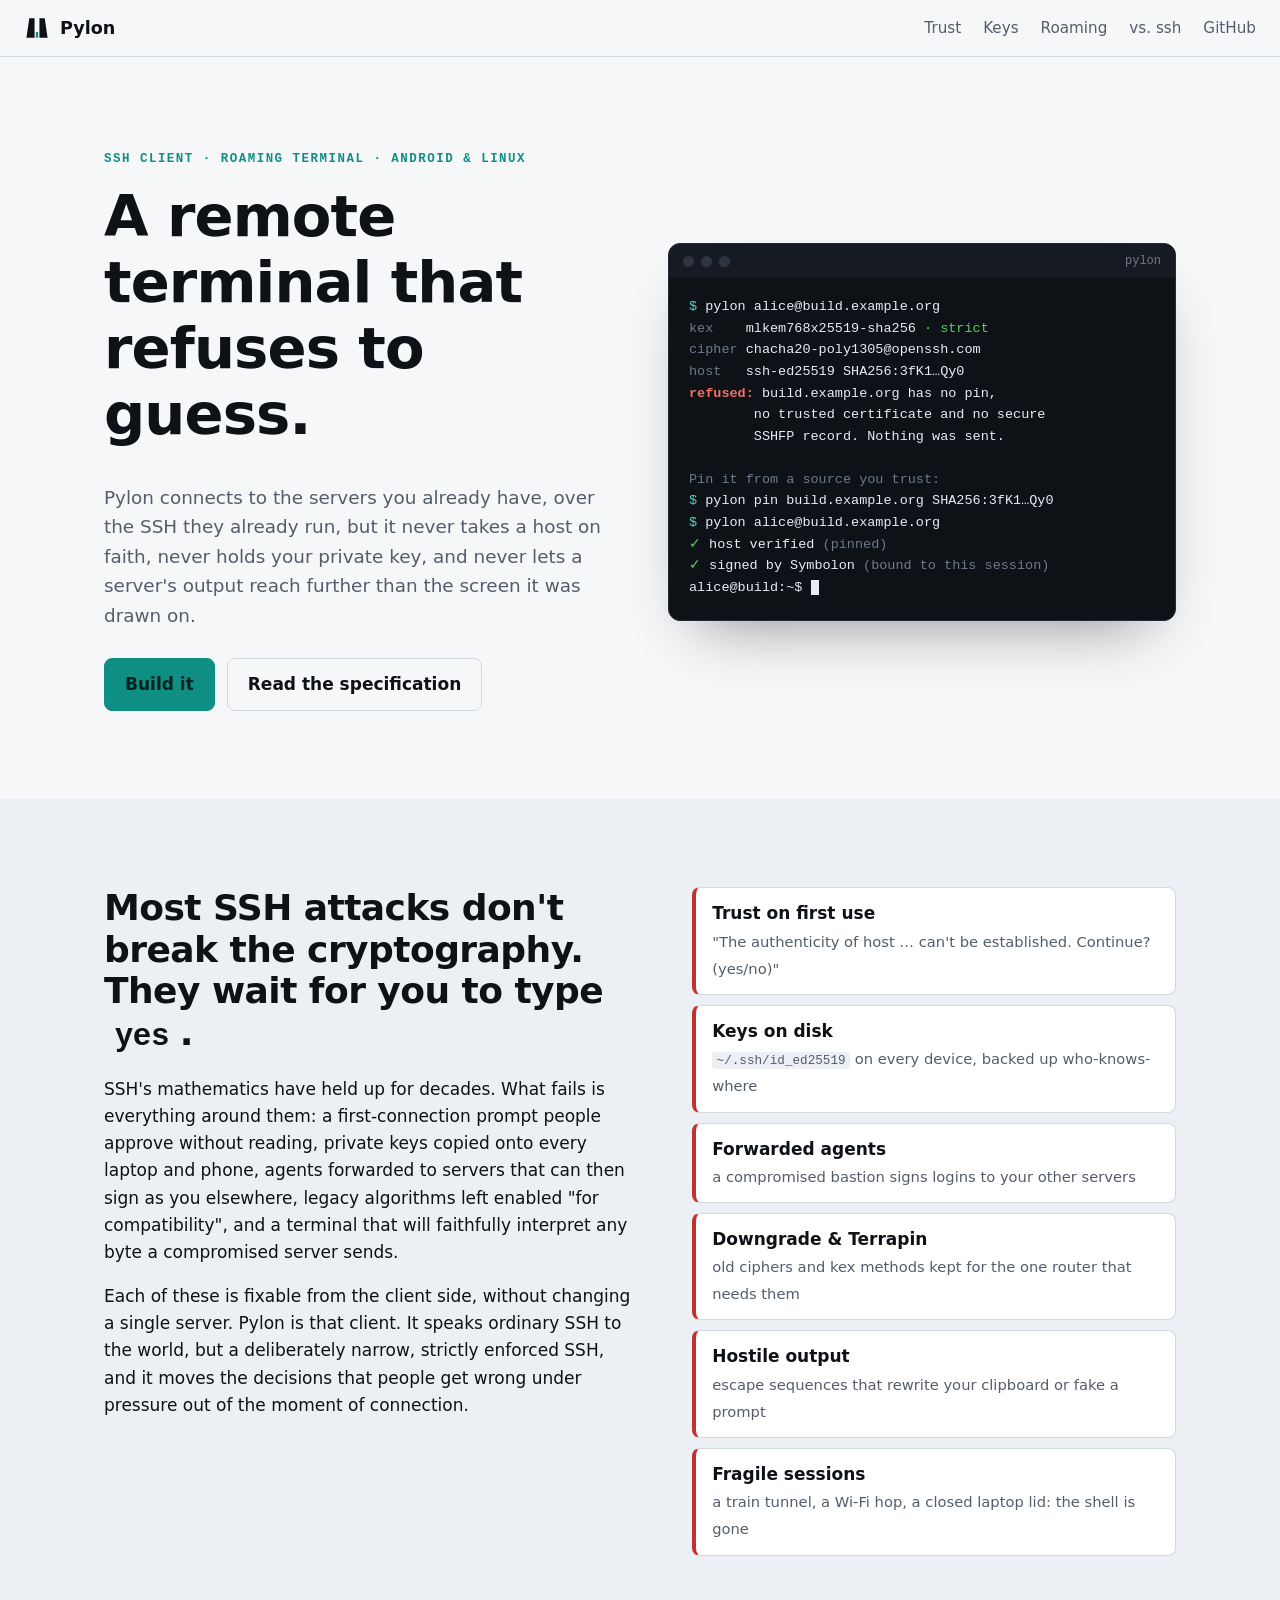
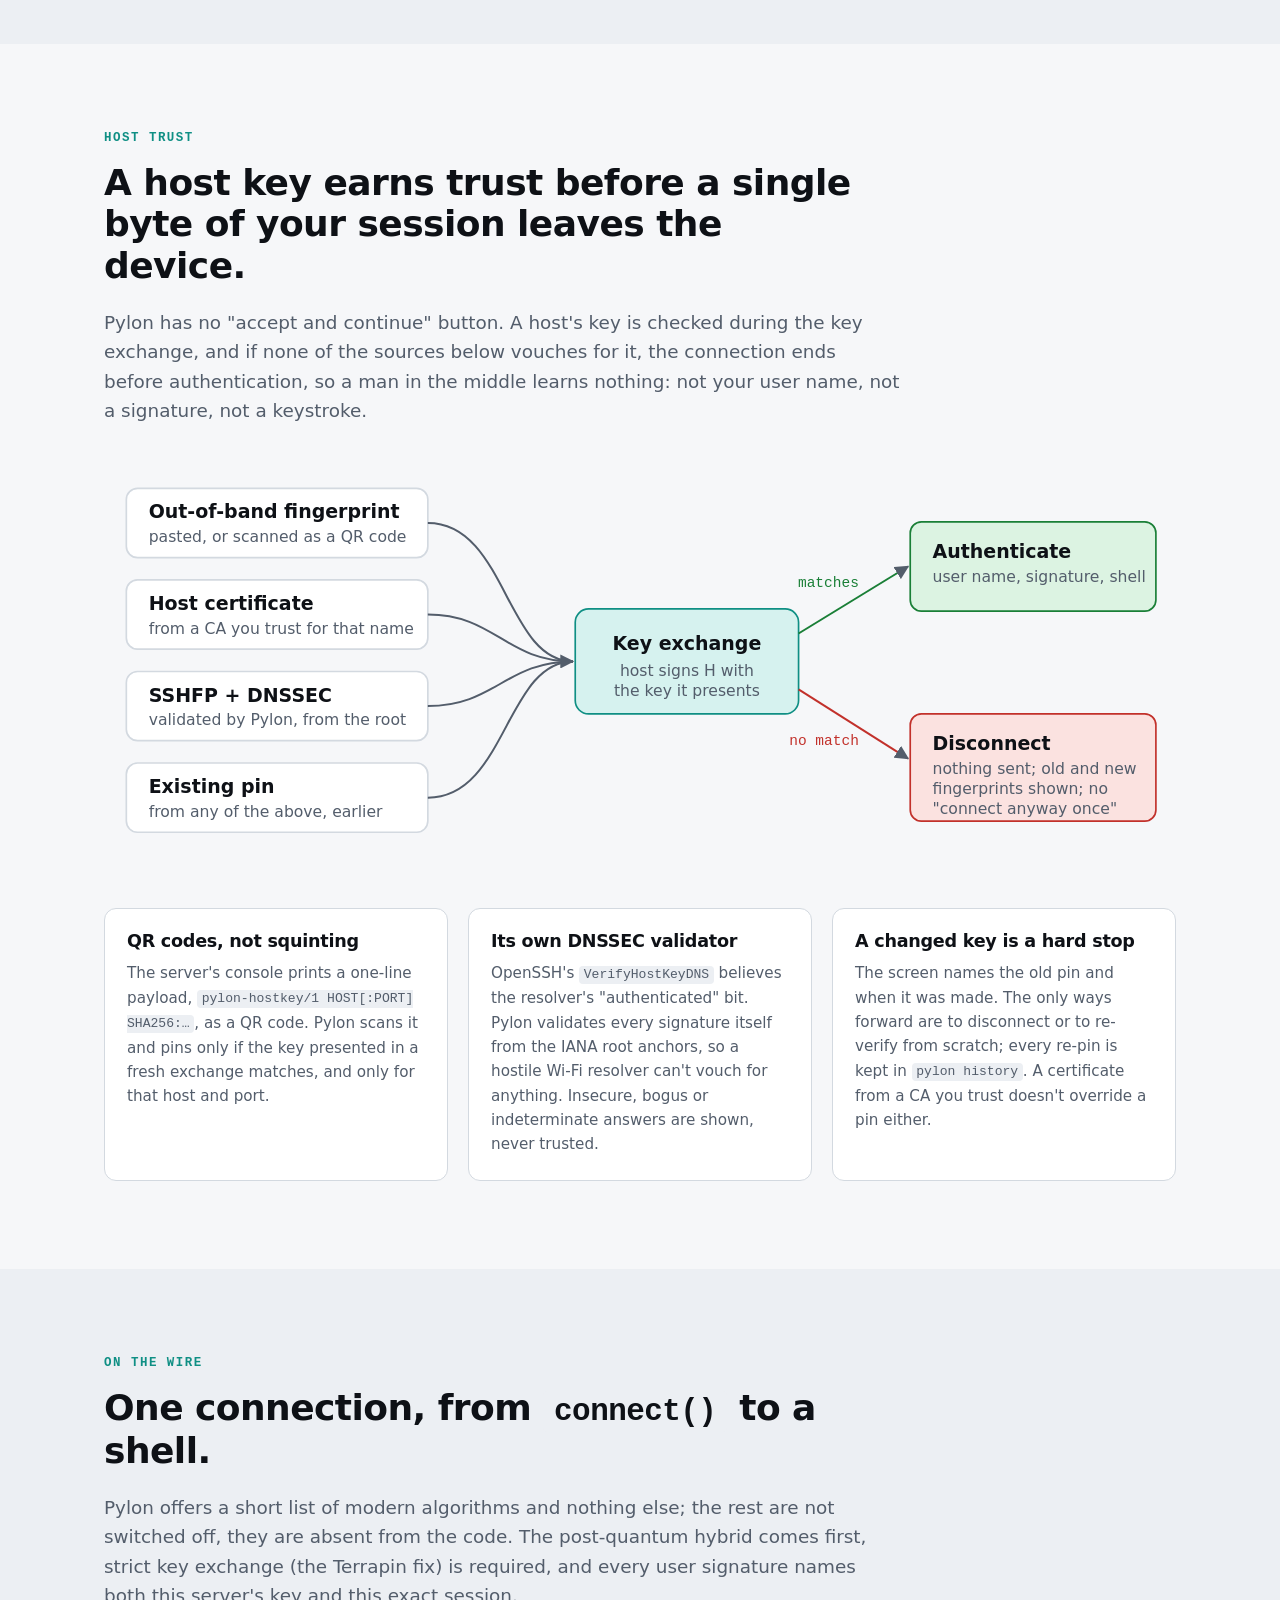
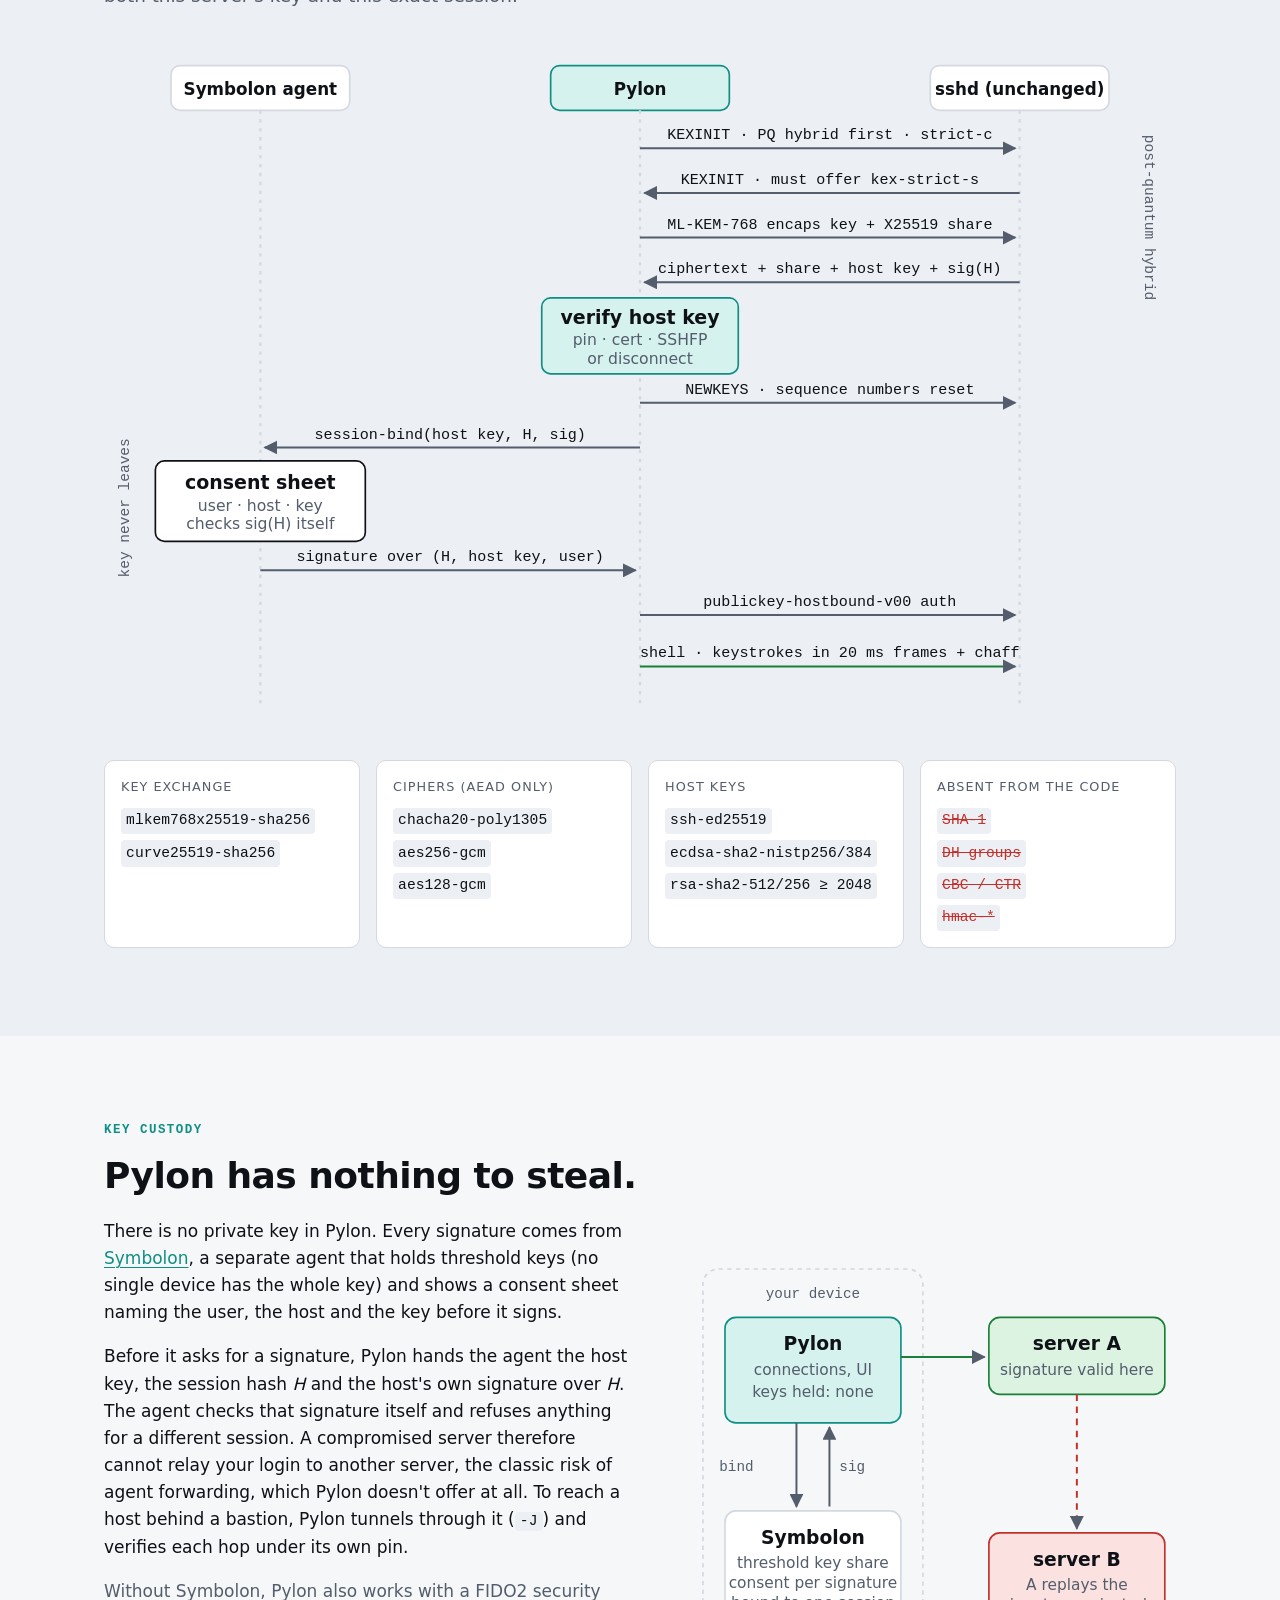
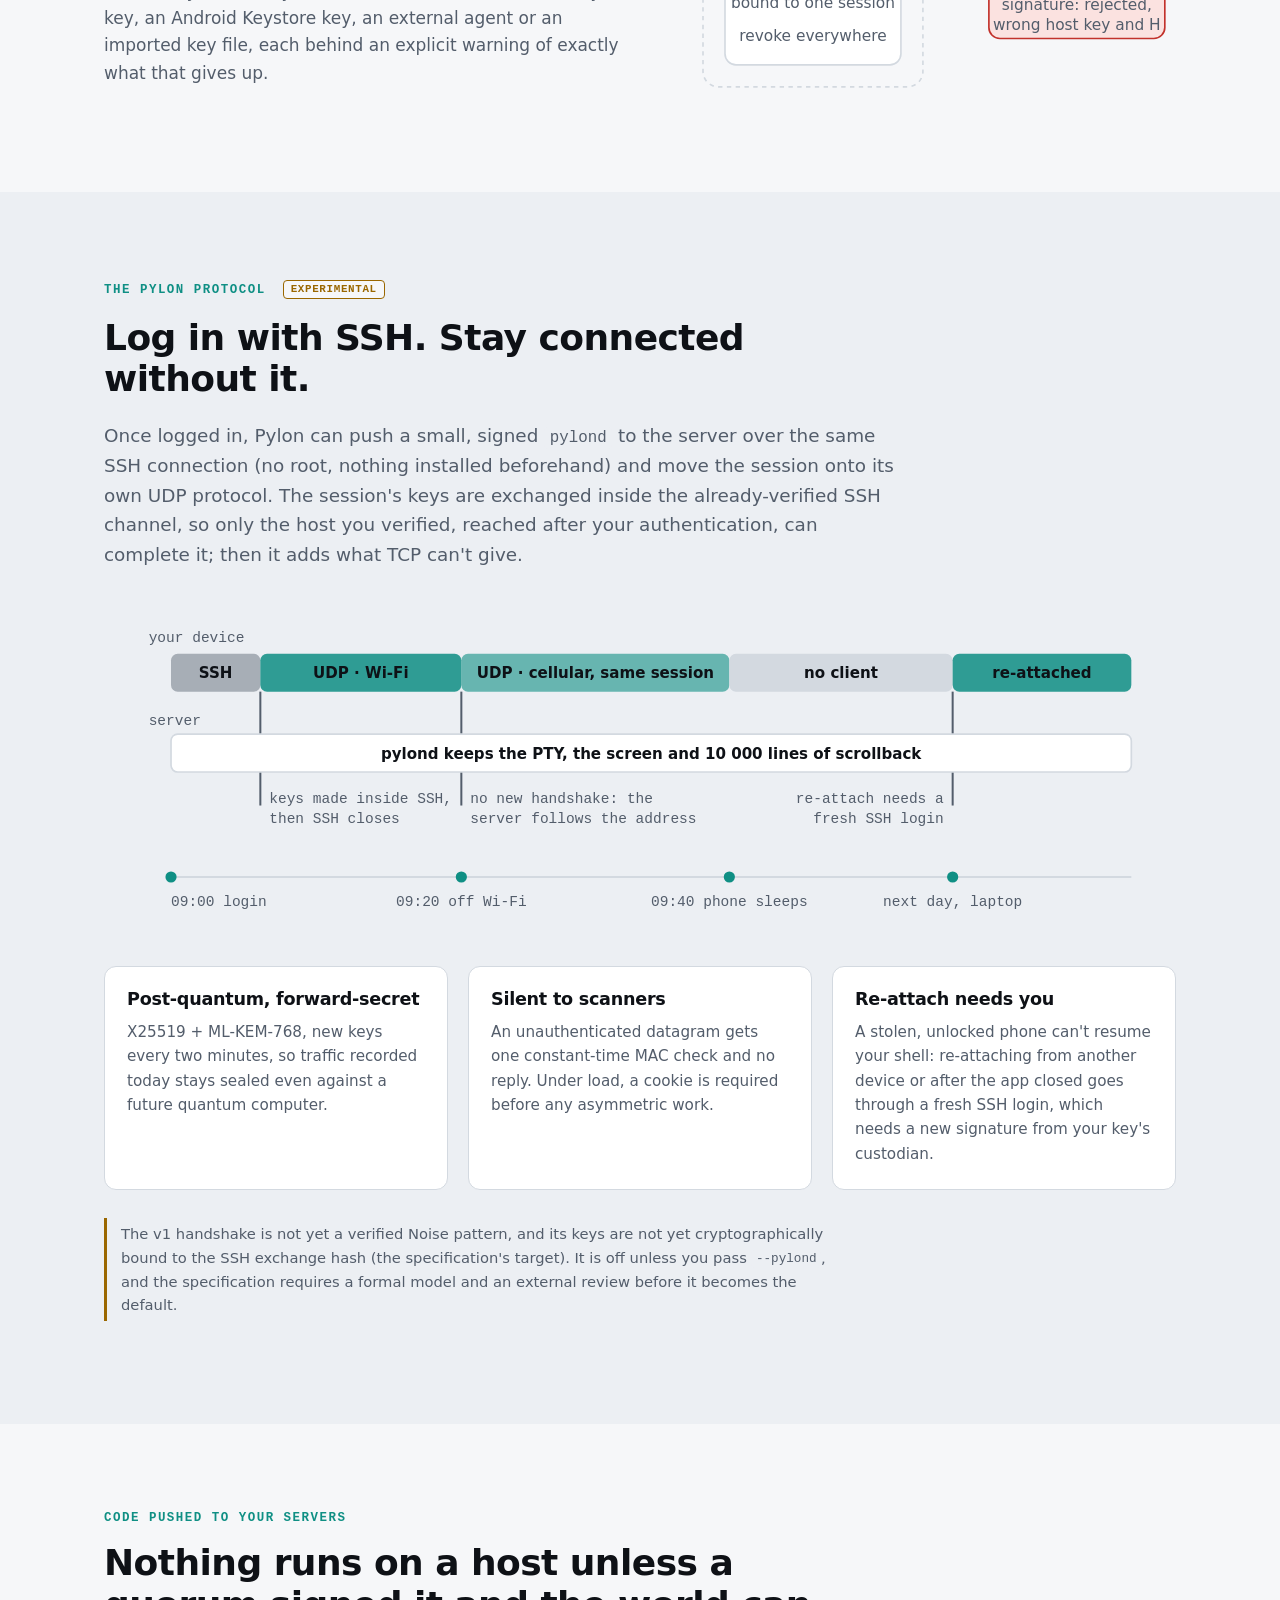
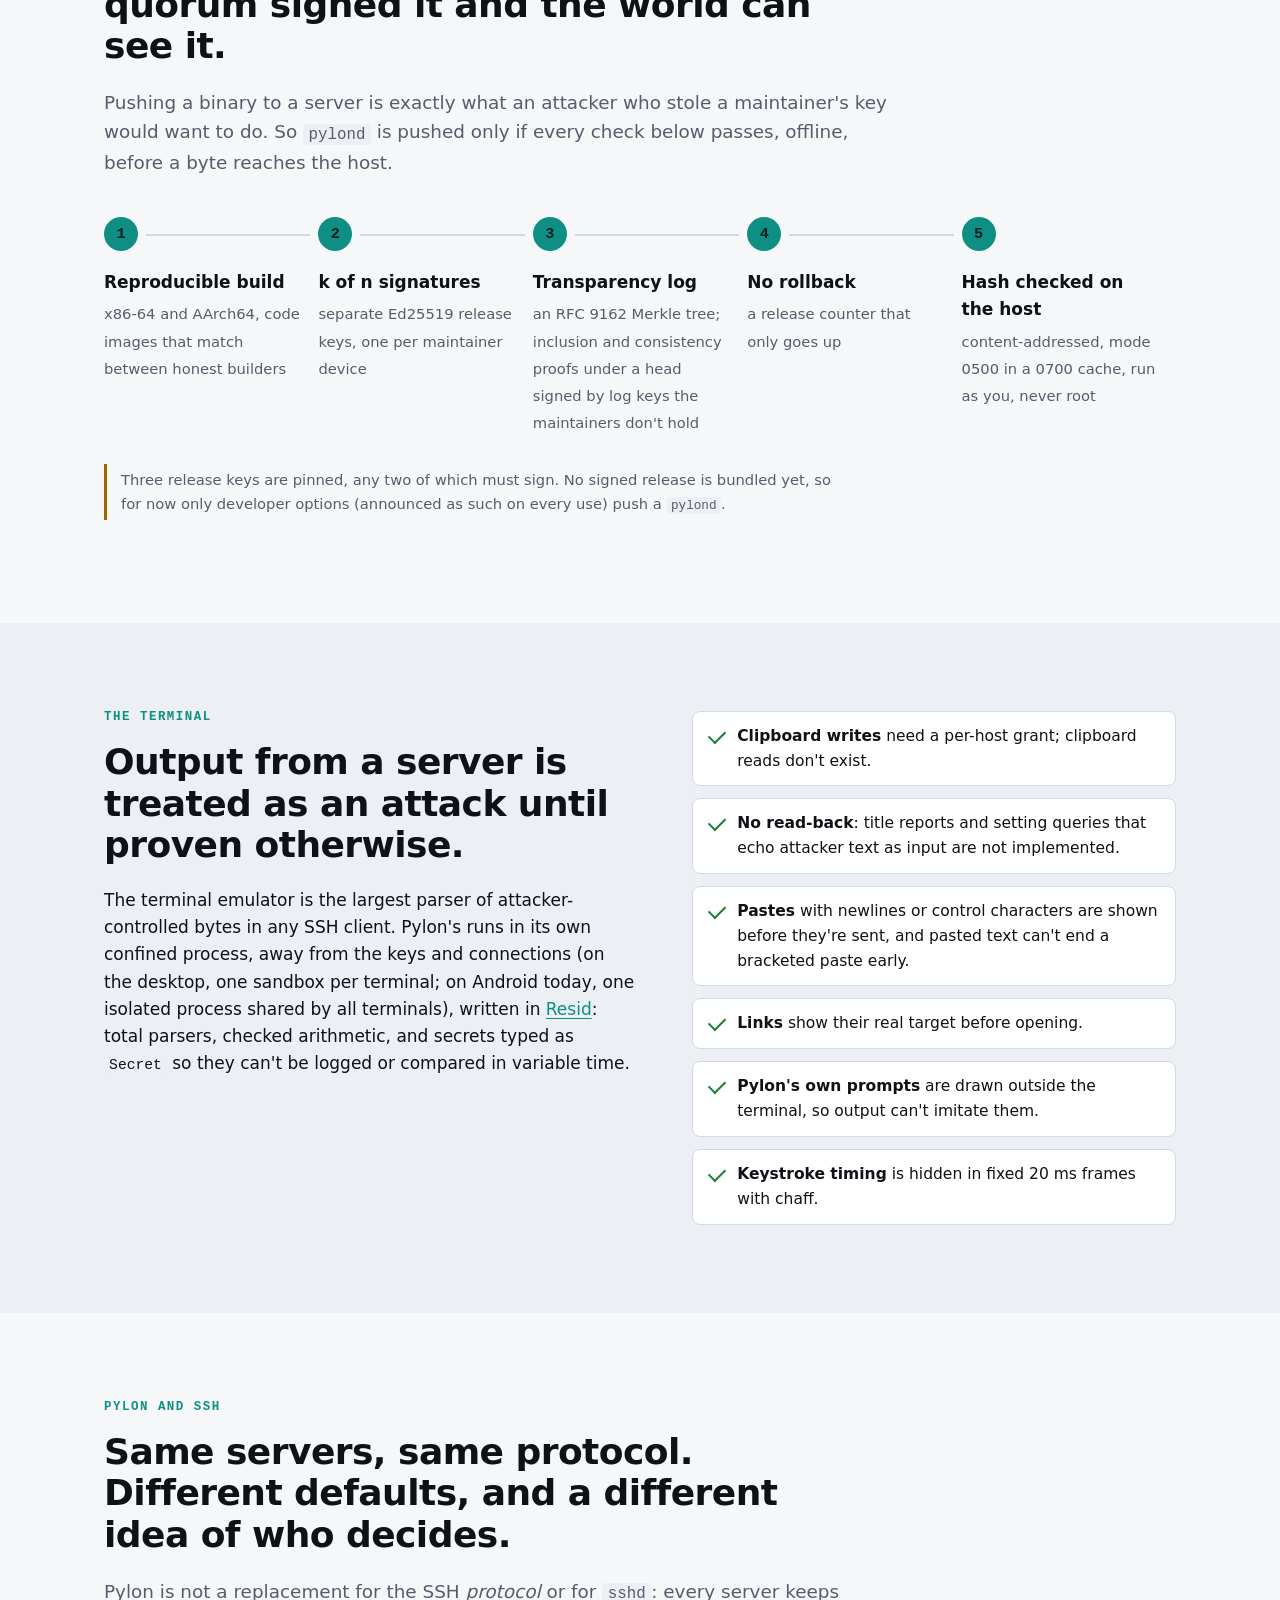
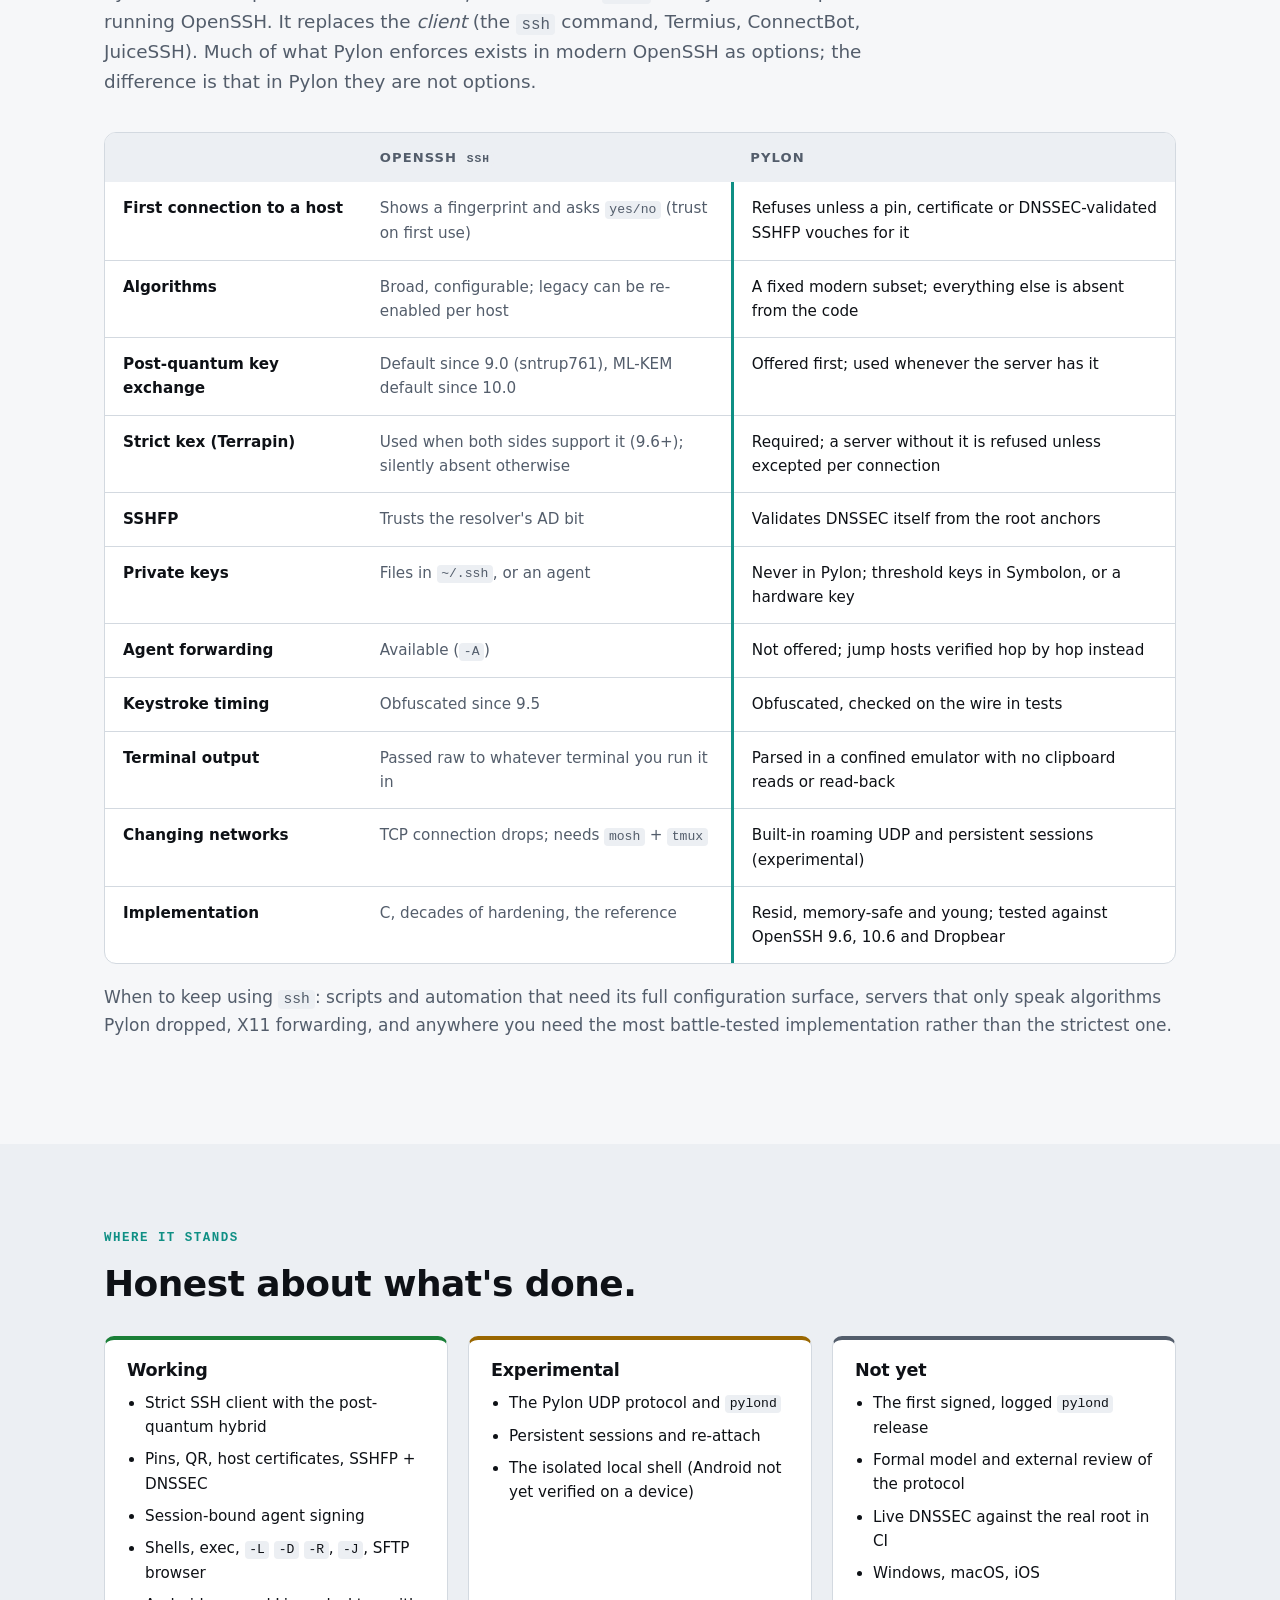
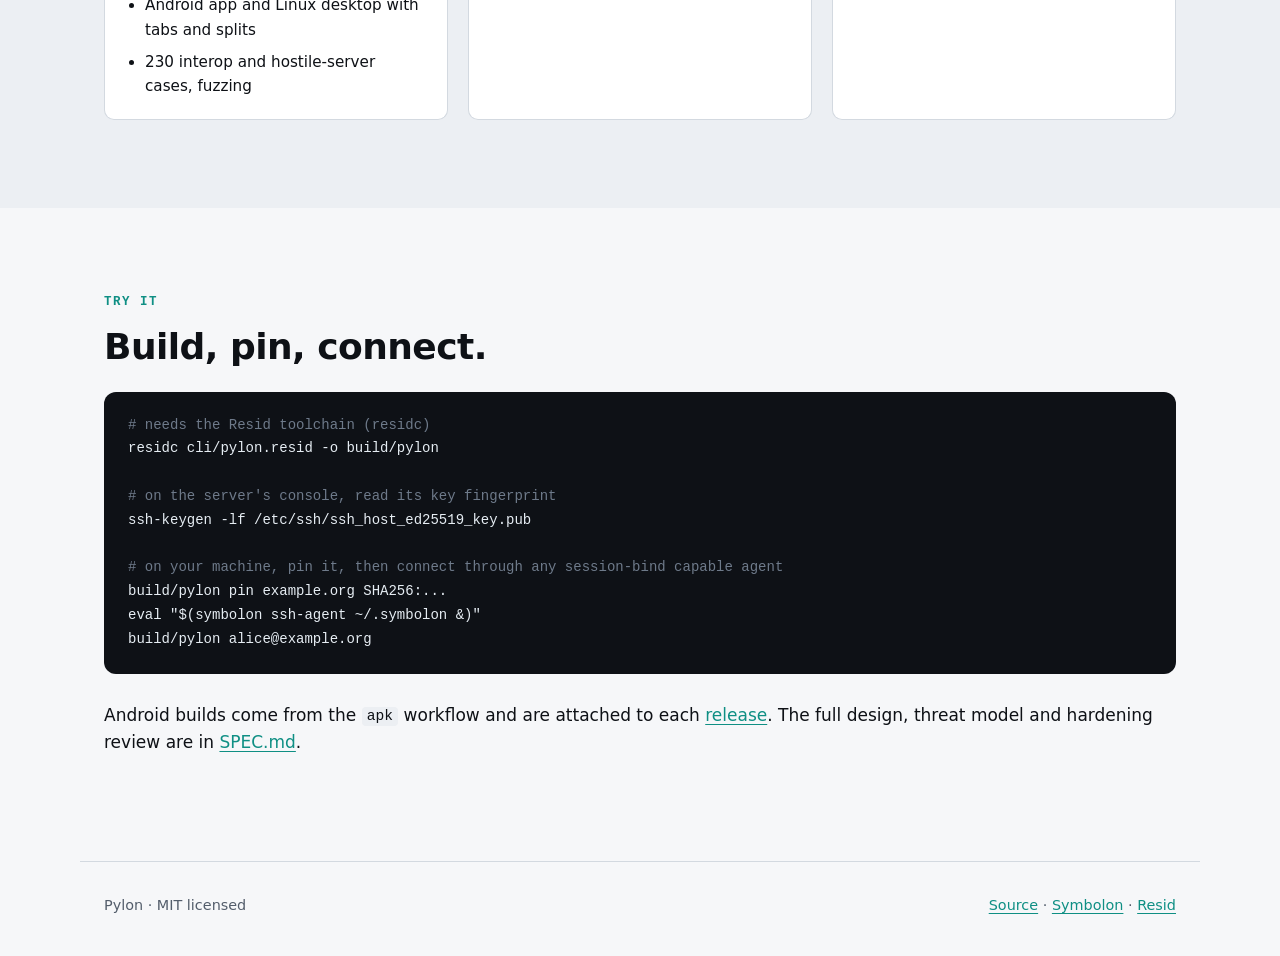
<file: docs/index.html>
<!doctype html>
<html lang="en">
<head>
<meta charset="utf-8">
<meta name="viewport" content="width=device-width, initial-scale=1">
<title>Pylon — a remote terminal that refuses to guess</title>
<meta name="description" content="Pylon is a security-first SSH client and roaming terminal: strict SSH to every server, no trust on first use, no private keys in the client, and its own post-quantum protocol where both ends run Pylon.">
<link rel="icon" href="assets/pylon-mark.svg" type="image/svg+xml">
<link rel="stylesheet" href="style.css">
</head>
<body>

<header class="top">
  <a class="brand" href="#">
    <svg viewBox="0 0 64 64" aria-hidden="true"><path d="M6 56 L13 8 L26 8 L26 56 Z" fill="currentColor"/><path d="M38 56 L38 8 L51 8 L58 56 Z" fill="currentColor"/><path d="M29 42 H35 V56 H29 Z" class="accent-fill"/></svg>
    Pylon
  </a>
  <nav>
    <a href="#trust">Trust</a>
    <a href="#keys">Keys</a>
    <a href="#roaming">Roaming</a>
    <a href="#ssh">vs. ssh</a>
    <a href="https://github.com/larrydewey/Pylon">GitHub</a>
  </nav>
</header>

<main>

<!-- ───────────────────────── hero ───────────────────────── -->
<section class="hero">
  <div class="hero-text">
    <p class="eyebrow">SSH client · roaming terminal · Android &amp; Linux</p>
    <h1>A remote terminal that refuses to guess.</h1>
    <p class="lede">Pylon connects to the servers you already have, over the SSH they already run,
      but it never takes a host on faith, never holds your private key, and never lets a
      server's output reach further than the screen it was drawn on.</p>
    <div class="cta">
      <a class="btn primary" href="#start">Build it</a>
      <a class="btn" href="https://github.com/larrydewey/Pylon/blob/master/SPEC.md">Read the specification</a>
    </div>
  </div>
  <figure class="hero-art" aria-label="A Pylon terminal session that refused an unknown host key">
    <div class="term">
      <div class="term-bar"><span></span><span></span><span></span><em>pylon</em></div>
<pre><span class="p">$</span> pylon alice@build.example.org
<span class="dim">kex   </span> mlkem768x25519-sha256 <span class="ok">· strict</span>
<span class="dim">cipher</span> chacha20-poly1305@openssh.com
<span class="dim">host  </span> ssh-ed25519 SHA256:3fK1…Qy0
<span class="bad">refused:</span> build.example.org has no pin,
        no trusted certificate and no secure
        SSHFP record. Nothing was sent.

<span class="dim">Pin it from a source you trust:</span>
<span class="p">$</span> pylon pin build.example.org SHA256:3fK1…Qy0
<span class="p">$</span> pylon alice@build.example.org
<span class="ok">✓</span> host verified <span class="dim">(pinned)</span>
<span class="ok">✓</span> signed by Symbolon <span class="dim">(bound to this session)</span>
alice@build:~$ <span class="cursor"> </span></pre>
    </div>
  </figure>
</section>

<!-- ───────────────────────── the gap ───────────────────────── -->
<section class="band">
  <div class="wrap two">
    <div>
      <h2>Most SSH attacks don't break the cryptography. They wait for you to type <code>yes</code>.</h2>
      <p>SSH's mathematics have held up for decades. What fails is everything around them: a first-connection
        prompt people approve without reading, private keys copied onto every laptop and phone, agents forwarded
        to servers that can then sign as you elsewhere, legacy algorithms left enabled "for compatibility",
        and a terminal that will faithfully interpret any byte a compromised server sends.</p>
      <p>Each of these is fixable from the client side, without changing a single server. Pylon is that client.
        It speaks ordinary SSH to the world, but a deliberately narrow, strictly enforced SSH, and it moves the
        decisions that people get wrong under pressure out of the moment of connection.</p>
    </div>
    <ul class="failures">
      <li><b>Trust on first use</b><span>"The authenticity of host … can't be established. Continue? (yes/no)"</span></li>
      <li><b>Keys on disk</b><span><code>~/.ssh/id_ed25519</code> on every device, backed up who-knows-where</span></li>
      <li><b>Forwarded agents</b><span>a compromised bastion signs logins to your other servers</span></li>
      <li><b>Downgrade &amp; Terrapin</b><span>old ciphers and kex methods kept for the one router that needs them</span></li>
      <li><b>Hostile output</b><span>escape sequences that rewrite your clipboard or fake a prompt</span></li>
      <li><b>Fragile sessions</b><span>a train tunnel, a Wi-Fi hop, a closed laptop lid: the shell is gone</span></li>
    </ul>
  </div>
</section>

<!-- ───────────────────────── trust ───────────────────────── -->
<section id="trust" class="wrap">
  <p class="eyebrow">Host trust</p>
  <h2>A host key earns trust before a single byte of your session leaves the device.</h2>
  <p class="lede narrow">Pylon has no "accept and continue" button. A host's key is checked during the key exchange,
    and if none of the sources below vouches for it, the connection ends before authentication, so a
    man in the middle learns nothing: not your user name, not a signature, not a keystroke.</p>

  <figure class="diagram wide">
    <svg viewBox="0 0 960 360" role="img" aria-labelledby="t-trust">
      <title id="t-trust">Four sources can vouch for a host key; anything else is refused before authentication.</title>
      <defs>
        <marker id="arr" viewBox="0 0 10 10" refX="9" refY="5" markerWidth="7" markerHeight="7" orient="auto-start-reverse"><path d="M0 0 L10 5 L0 10 z" class="arrowhead"/></marker>
      </defs>
      <!-- sources -->
      <g class="node">
        <rect x="20" y="20" width="270" height="62" rx="10"/>
        <text x="40" y="47" class="h">Out-of-band fingerprint</text>
        <text x="40" y="68" class="s">pasted, or scanned as a QR code</text>
      </g>
      <g class="node">
        <rect x="20" y="102" width="270" height="62" rx="10"/>
        <text x="40" y="129" class="h">Host certificate</text>
        <text x="40" y="150" class="s">from a CA you trust for that name</text>
      </g>
      <g class="node">
        <rect x="20" y="184" width="270" height="62" rx="10"/>
        <text x="40" y="211" class="h">SSHFP + DNSSEC</text>
        <text x="40" y="232" class="s">validated by Pylon, from the root</text>
      </g>
      <g class="node">
        <rect x="20" y="266" width="270" height="62" rx="10"/>
        <text x="40" y="293" class="h">Existing pin</text>
        <text x="40" y="314" class="s">from any of the above, earlier</text>
      </g>
      <!-- funnel -->
      <path d="M290 51 C 360 51, 360 175, 420 175" class="edge" marker-end="url(#arr)"/>
      <path d="M290 133 C 350 133, 360 175, 420 175" class="edge"/>
      <path d="M290 215 C 350 215, 360 175, 420 175" class="edge"/>
      <path d="M290 297 C 360 297, 360 175, 420 175" class="edge"/>
      <g class="node accent">
        <rect x="422" y="128" width="200" height="94" rx="12"/>
        <text x="522" y="165" text-anchor="middle" class="h">Key exchange</text>
        <text x="522" y="188" text-anchor="middle" class="s">host signs H with</text>
        <text x="522" y="206" text-anchor="middle" class="s">the key it presents</text>
      </g>
      <path d="M622 150 L 720 90" class="edge ok" marker-end="url(#arr)"/>
      <path d="M622 200 L 720 262" class="edge bad" marker-end="url(#arr)"/>
      <text x="676" y="108" class="lbl ok-t" text-anchor="end">matches</text>
      <text x="676" y="250" class="lbl bad-t" text-anchor="end">no match</text>
      <g class="node ok">
        <rect x="722" y="50" width="220" height="80" rx="10"/>
        <text x="742" y="82" class="h">Authenticate</text>
        <text x="742" y="104" class="s">user name, signature, shell</text>
      </g>
      <g class="node bad">
        <rect x="722" y="222" width="220" height="96" rx="10"/>
        <text x="742" y="254" class="h">Disconnect</text>
        <text x="742" y="276" class="s">nothing sent; old and new</text>
        <text x="742" y="294" class="s">fingerprints shown; no</text>
        <text x="742" y="312" class="s">"connect anyway once"</text>
      </g>
    </svg>
  </figure>

  <div class="cards three">
    <article>
      <h3>QR codes, not squinting</h3>
      <p>The server's console prints a one-line payload, <code>pylon-hostkey/1 HOST[:PORT] SHA256:…</code>, as a QR code.
        Pylon scans it and pins only if the key presented in a fresh exchange matches, and only for that host and port.</p>
    </article>
    <article>
      <h3>Its own DNSSEC validator</h3>
      <p>OpenSSH's <code>VerifyHostKeyDNS</code> believes the resolver's "authenticated" bit. Pylon validates every
        signature itself from the IANA root anchors, so a hostile Wi-Fi resolver can't vouch for anything. Insecure,
        bogus or indeterminate answers are shown, never trusted.</p>
    </article>
    <article>
      <h3>A changed key is a hard stop</h3>
      <p>The screen names the old pin and when it was made. The only ways forward are to disconnect or to re-verify
        from scratch; every re-pin is kept in <code>pylon history</code>. A certificate from a CA you trust doesn't override
        a pin either.</p>
    </article>
  </div>
</section>

<!-- ───────────────────────── the handshake ───────────────────────── -->
<section class="band">
  <div class="wrap">
    <p class="eyebrow">On the wire</p>
    <h2>One connection, from <code>connect()</code> to a shell.</h2>
    <p class="lede narrow">Pylon offers a short list of modern algorithms and nothing else; the rest are not switched
      off, they are absent from the code. The post-quantum hybrid comes first, strict key exchange (the Terrapin fix)
      is required, and every user signature names both this server's key and this exact session.</p>

    <figure class="diagram wide">
      <svg viewBox="0 0 960 600" role="img" aria-labelledby="t-seq">
        <title id="t-seq">Sequence of a Pylon SSH connection between the Pylon client, the Symbolon agent and the server.</title>
        <defs>
          <marker id="arr2" viewBox="0 0 10 10" refX="9" refY="5" markerWidth="7" markerHeight="7" orient="auto-start-reverse"><path d="M0 0 L10 5 L0 10 z" class="arrowhead"/></marker>
        </defs>
        <!-- lifelines -->
        <g class="life">
          <rect x="60" y="14" width="160" height="40" rx="8"/><text x="140" y="40" text-anchor="middle">Symbolon agent</text>
          <rect x="400" y="14" width="160" height="40" rx="8" class="accent"/><text x="480" y="40" text-anchor="middle">Pylon</text>
          <rect x="740" y="14" width="160" height="40" rx="8"/><text x="820" y="40" text-anchor="middle">sshd (unchanged)</text>
          <line x1="140" y1="54" x2="140" y2="590"/><line x1="480" y1="54" x2="480" y2="590"/><line x1="820" y1="54" x2="820" y2="590"/>
        </g>
        <!-- steps -->
        <g class="msg">
          <path d="M480 88 H 816" marker-end="url(#arr2)"/>
          <text x="650" y="80" text-anchor="middle">KEXINIT · PQ hybrid first · strict-c</text>
          <path d="M820 128 H 484" marker-end="url(#arr2)"/>
          <text x="650" y="120" text-anchor="middle">KEXINIT · must offer kex-strict-s</text>
          <path d="M480 168 H 816" marker-end="url(#arr2)"/>
          <text x="650" y="160" text-anchor="middle">ML-KEM-768 encaps key + X25519 share</text>
          <path d="M820 208 H 484" marker-end="url(#arr2)"/>
          <text x="650" y="200" text-anchor="middle">ciphertext + share + host key + sig(H)</text>
        </g>
        <g class="step">
          <rect x="392" y="222" width="176" height="68" rx="8"/>
          <text x="480" y="245" text-anchor="middle" class="h">verify host key</text>
          <text x="480" y="264" text-anchor="middle" class="s">pin · cert · SSHFP</text>
          <text x="480" y="281" text-anchor="middle" class="s">or disconnect</text>
        </g>
        <g class="msg">
          <path d="M480 316 H 816" marker-end="url(#arr2)"/>
          <text x="650" y="308" text-anchor="middle">NEWKEYS · sequence numbers reset</text>
          <path d="M480 356 H 144" marker-end="url(#arr2)"/>
          <text x="310" y="348" text-anchor="middle">session-bind(host key, H, sig)</text>
        </g>
        <g class="step agent">
          <rect x="46" y="368" width="188" height="72" rx="8"/>
          <text x="140" y="393" text-anchor="middle" class="h">consent sheet</text>
          <text x="140" y="413" text-anchor="middle" class="s">user · host · key</text>
          <text x="140" y="429" text-anchor="middle" class="s">checks sig(H) itself</text>
        </g>
        <g class="msg">
          <path d="M140 466 H 476" marker-end="url(#arr2)"/>
          <text x="310" y="458" text-anchor="middle">signature over (H, host key, user)</text>
          <path d="M480 506 H 816" marker-end="url(#arr2)"/>
          <text x="650" y="498" text-anchor="middle">publickey-hostbound-v00 auth</text>
          <path d="M480 552 H 816" marker-end="url(#arr2)" class="ok"/>
          <text x="650" y="544" text-anchor="middle">shell · keystrokes in 20 ms frames + chaff</text>
        </g>
        <!-- side brackets -->
        <g class="brace">
          <text x="932" y="150" class="lbl" transform="rotate(90 932 150)" text-anchor="middle">post-quantum hybrid</text>
          <text x="22" y="410" class="lbl" transform="rotate(-90 22 410)" text-anchor="middle">key never leaves</text>
        </g>
      </svg>
    </figure>

    <div class="spec-grid">
      <div><span>Key exchange</span><code>mlkem768x25519-sha256</code><code>curve25519-sha256</code></div>
      <div><span>Ciphers (AEAD only)</span><code>chacha20-poly1305</code><code>aes256-gcm</code><code>aes128-gcm</code></div>
      <div><span>Host keys</span><code>ssh-ed25519</code><code>ecdsa-sha2-nistp256/384</code><code>rsa-sha2-512/256 ≥ 2048</code></div>
      <div><span>Absent from the code</span><code class="strike">SHA-1</code><code class="strike">DH groups</code><code class="strike">CBC / CTR</code><code class="strike">hmac-*</code></div>
    </div>
  </div>
</section>

<!-- ───────────────────────── keys ───────────────────────── -->
<section id="keys" class="wrap">
  <p class="eyebrow">Key custody</p>
  <h2>Pylon has nothing to steal.</h2>
  <div class="two">
    <div>
      <p>There is no private key in Pylon. Every signature comes from
        <a href="https://github.com/larrydewey/symbolon">Symbolon</a>, a separate agent that holds threshold keys
        (no single device has the whole key) and shows a consent sheet naming the user, the host and the key before
        it signs.</p>
      <p>Before it asks for a signature, Pylon hands the agent the host key, the session hash <i>H</i> and the host's
        own signature over <i>H</i>. The agent checks that signature itself and refuses anything for a different
        session. A compromised server therefore cannot relay your login to another server, the classic risk of agent
        forwarding, which Pylon doesn't offer at all. To reach a host behind a bastion, Pylon tunnels through it
        (<code>-J</code>) and verifies each hop under its own pin.</p>
      <p class="muted">Without Symbolon, Pylon also works with a FIDO2 security key, an Android Keystore key, an external
        agent or an imported key file, each behind an explicit warning of exactly what that gives up.</p>
    </div>
    <figure class="diagram">
      <svg viewBox="0 0 440 400" role="img" aria-labelledby="t-keys">
        <title id="t-keys">Pylon process holds no key; Symbolon signs only for the bound session; a malicious host cannot reuse the signature.</title>
        <defs><marker id="arr3" viewBox="0 0 10 10" refX="9" refY="5" markerWidth="7" markerHeight="7" orient="auto-start-reverse"><path d="M0 0 L10 5 L0 10 z" class="arrowhead"/></marker></defs>
        <rect x="10" y="10" width="200" height="380" rx="14" class="frame"/>
        <text x="110" y="36" text-anchor="middle" class="lbl">your device</text>
        <g class="node accent"><rect x="30" y="54" width="160" height="96" rx="10"/>
          <text x="110" y="84" text-anchor="middle" class="h">Pylon</text>
          <text x="110" y="106" text-anchor="middle" class="s">connections, UI</text>
          <text x="110" y="126" text-anchor="middle" class="s">keys held: none</text></g>
        <g class="node"><rect x="30" y="230" width="160" height="140" rx="10"/>
          <text x="110" y="260" text-anchor="middle" class="h">Symbolon</text>
          <text x="110" y="282" text-anchor="middle" class="s">threshold key share</text>
          <text x="110" y="300" text-anchor="middle" class="s">consent per signature</text>
          <text x="110" y="318" text-anchor="middle" class="s">bound to one session</text>
          <text x="110" y="348" text-anchor="middle" class="s">revoke everywhere</text></g>
        <path d="M95 150 V 226" class="edge" marker-end="url(#arr3)"/>
        <path d="M125 226 V 154" class="edge" marker-end="url(#arr3)"/>
        <text x="56" y="194" class="lbl" text-anchor="end">bind</text>
        <text x="134" y="194" class="lbl">sig</text>
        <g class="node ok"><rect x="270" y="54" width="160" height="70" rx="10"/>
          <text x="350" y="84" text-anchor="middle" class="h">server A</text>
          <text x="350" y="106" text-anchor="middle" class="s">signature valid here</text></g>
        <g class="node bad"><rect x="270" y="250" width="160" height="96" rx="10"/>
          <text x="350" y="280" text-anchor="middle" class="h">server B</text>
          <text x="350" y="302" text-anchor="middle" class="s">A replays the</text>
          <text x="350" y="320" text-anchor="middle" class="s">signature: rejected,</text>
          <text x="350" y="338" text-anchor="middle" class="s">wrong host key and H</text></g>
        <path d="M190 90 H 266" class="edge ok" marker-end="url(#arr3)"/>
        <path d="M350 124 V 246" class="edge bad dashed" marker-end="url(#arr3)"/>
      </svg>
    </figure>
  </div>
</section>

<!-- ───────────────────────── roaming ───────────────────────── -->
<section id="roaming" class="band">
  <div class="wrap">
    <p class="eyebrow">The Pylon protocol <span class="tag">experimental</span></p>
    <h2>Log in with SSH. Stay connected without it.</h2>
    <p class="lede narrow">Once logged in, Pylon can push a small, signed <code>pylond</code> to the server over the same
      SSH connection (no root, nothing installed beforehand) and move the session onto its own UDP protocol. The
      session's keys are exchanged inside the already-verified SSH channel, so only the host you verified, reached after
      your authentication, can complete it; then it adds what TCP can't give.</p>

    <figure class="diagram wide">
      <svg viewBox="0 0 960 284" role="img" aria-labelledby="t-roam">
        <title id="t-roam">SSH bootstraps a UDP session; the phone moves from Wi-Fi to cellular and the session continues; the shell keeps running while the phone sleeps.</title>
        <defs><marker id="arr4" viewBox="0 0 10 10" refX="9" refY="5" markerWidth="7" markerHeight="7" orient="auto-start-reverse"><path d="M0 0 L10 5 L0 10 z" class="arrowhead"/></marker></defs>
        <!-- callout lines, behind the bars -->
        <path d="M140 74 V 176" class="edge"/>
        <path d="M320 74 V 176" class="edge"/>
        <path d="M760 74 V 176" class="edge"/>
        <!-- client row -->
        <text x="40" y="30" class="lbl">your device</text>
        <rect x="60" y="40" width="80" height="34" rx="6" class="seg ssh"/>
        <text x="100" y="62" text-anchor="middle" class="segt">SSH</text>
        <rect x="140" y="40" width="180" height="34" rx="6" class="seg udp"/>
        <text x="230" y="62" text-anchor="middle" class="segt">UDP · Wi-Fi</text>
        <rect x="320" y="40" width="240" height="34" rx="6" class="seg udp2"/>
        <text x="440" y="62" text-anchor="middle" class="segt">UDP · cellular, same session</text>
        <rect x="560" y="40" width="200" height="34" rx="6" class="seg idle"/>
        <text x="660" y="62" text-anchor="middle" class="segt">no client</text>
        <rect x="760" y="40" width="160" height="34" rx="6" class="seg udp"/>
        <text x="840" y="62" text-anchor="middle" class="segt">re-attached</text>
        <!-- server row -->
        <text x="40" y="104" class="lbl">server</text>
        <rect x="60" y="112" width="860" height="34" rx="6" class="seg host"/>
        <text x="490" y="134" text-anchor="middle" class="segt">pylond keeps the PTY, the screen and 10 000 lines of scrollback</text>
        <!-- callouts -->
        <text x="148" y="174" class="lbl">keys made inside SSH,</text>
        <text x="148" y="192" class="lbl">then SSH closes</text>
        <text x="328" y="174" class="lbl">no new handshake: the</text>
        <text x="328" y="192" class="lbl">server follows the address</text>
        <text x="752" y="174" class="lbl" text-anchor="end">re-attach needs a</text>
        <text x="752" y="192" class="lbl" text-anchor="end">fresh SSH login</text>
        <!-- time axis -->
        <line x1="60" y1="240" x2="920" y2="240" class="axis"/>
        <g class="tick"><circle cx="60" cy="240" r="5"/><text x="60" y="266">09:00 login</text></g>
        <g class="tick"><circle cx="320" cy="240" r="5"/><text x="320" y="266" text-anchor="middle">09:20 off Wi-Fi</text></g>
        <g class="tick"><circle cx="560" cy="240" r="5"/><text x="560" y="266" text-anchor="middle">09:40 phone sleeps</text></g>
        <g class="tick"><circle cx="760" cy="240" r="5"/><text x="760" y="266" text-anchor="middle">next day, laptop</text></g>
      </svg>
    </figure>

    <div class="cards three">
      <article><h3>Post-quantum, forward-secret</h3><p>X25519 + ML-KEM-768, new keys every two minutes, so traffic recorded today stays sealed even against a future quantum computer.</p></article>
      <article><h3>Silent to scanners</h3><p>An unauthenticated datagram gets one constant-time MAC check and no reply. Under load, a cookie is required before any asymmetric work.</p></article>
      <article><h3>Re-attach needs you</h3><p>A stolen, unlocked phone can't resume your shell: re-attaching from another device or after the app closed goes through a fresh SSH login, which needs a new signature from your key's custodian.</p></article>
    </div>
    <p class="note">The v1 handshake is not yet a verified Noise pattern, and its keys are not yet cryptographically bound
      to the SSH exchange hash (the specification's target). It is off unless you pass <code>--pylond</code>,
      and the specification requires a formal model and an external review before it becomes the default.</p>
  </div>
</section>

<!-- ───────────────────────── verified code ───────────────────────── -->
<section class="wrap">
  <p class="eyebrow">Code pushed to your servers</p>
  <h2>Nothing runs on a host unless a quorum signed it and the world can see it.</h2>
  <p class="lede narrow">Pushing a binary to a server is exactly what an attacker who stole a maintainer's key would want
    to do. So <code>pylond</code> is pushed only if every check below passes, offline, before a byte reaches the host.</p>
  <ol class="pipeline">
    <li><b>Reproducible build</b><span>x86-64 and AArch64, code images that match between honest builders</span></li>
    <li><b>k of n signatures</b><span>separate Ed25519 release keys, one per maintainer device</span></li>
    <li><b>Transparency log</b><span>an RFC 9162 Merkle tree; inclusion and consistency proofs under a head signed by log keys the maintainers don't hold</span></li>
    <li><b>No rollback</b><span>a release counter that only goes up</span></li>
    <li><b>Hash checked on the host</b><span>content-addressed, mode 0500 in a 0700 cache, run as you, never root</span></li>
  </ol>
  <p class="note">Three release keys are pinned, any two of which must sign. No signed release is bundled yet, so for
    now only developer options (announced as such on every use) push a <code>pylond</code>.</p>
</section>

<!-- ───────────────────────── hostile output ───────────────────────── -->
<section class="band">
  <div class="wrap two">
    <div>
      <p class="eyebrow">The terminal</p>
      <h2>Output from a server is treated as an attack until proven otherwise.</h2>
      <p>The terminal emulator is the largest parser of attacker-controlled bytes in any SSH client. Pylon's runs in its
        own confined process, away from the keys and connections (on the desktop, one sandbox per terminal; on Android
        today, one isolated process shared by all terminals), written in
        <a href="https://github.com/larrydewey/Resid">Resid</a>: total parsers, checked arithmetic, and secrets typed as
        <code>Secret</code> so they can't be logged or compared in variable time.</p>
    </div>
    <ul class="checks">
      <li><b>Clipboard writes</b> need a per-host grant; clipboard reads don't exist.</li>
      <li><b>No read-back</b>: title reports and setting queries that echo attacker text as input are not implemented.</li>
      <li><b>Pastes</b> with newlines or control characters are shown before they're sent, and pasted text can't end a bracketed paste early.</li>
      <li><b>Links</b> show their real target before opening.</li>
      <li><b>Pylon's own prompts</b> are drawn outside the terminal, so output can't imitate them.</li>
      <li><b>Keystroke timing</b> is hidden in fixed 20 ms frames with chaff.</li>
    </ul>
  </div>
</section>

<!-- ───────────────────────── vs ssh ───────────────────────── -->
<section id="ssh" class="wrap">
  <p class="eyebrow">Pylon and ssh</p>
  <h2>Same servers, same protocol. Different defaults, and a different idea of who decides.</h2>
  <p class="lede narrow">Pylon is not a replacement for the SSH <em>protocol</em> or for <code>sshd</code>: every server
    keeps running OpenSSH. It replaces the <em>client</em> (the <code>ssh</code> command, Termius, ConnectBot, JuiceSSH).
    Much of what Pylon enforces exists in modern OpenSSH as options; the difference is that in Pylon they are not
    options.</p>

  <div class="table-wrap">
  <table class="compare">
    <thead><tr><th></th><th>OpenSSH <code>ssh</code></th><th>Pylon</th></tr></thead>
    <tbody>
      <tr><th>First connection to a host</th><td>Shows a fingerprint and asks <code>yes/no</code> (trust on first use)</td><td>Refuses unless a pin, certificate or DNSSEC-validated SSHFP vouches for it</td></tr>
      <tr><th>Algorithms</th><td>Broad, configurable; legacy can be re-enabled per host</td><td>A fixed modern subset; everything else is absent from the code</td></tr>
      <tr><th>Post-quantum key exchange</th><td>Default since 9.0 (sntrup761), ML-KEM default since 10.0</td><td>Offered first; used whenever the server has it</td></tr>
      <tr><th>Strict kex (Terrapin)</th><td>Used when both sides support it (9.6+); silently absent otherwise</td><td>Required; a server without it is refused unless excepted per connection</td></tr>
      <tr><th>SSHFP</th><td>Trusts the resolver's AD bit</td><td>Validates DNSSEC itself from the root anchors</td></tr>
      <tr><th>Private keys</th><td>Files in <code>~/.ssh</code>, or an agent</td><td>Never in Pylon; threshold keys in Symbolon, or a hardware key</td></tr>
      <tr><th>Agent forwarding</th><td>Available (<code>-A</code>)</td><td>Not offered; jump hosts verified hop by hop instead</td></tr>
      <tr><th>Keystroke timing</th><td>Obfuscated since 9.5</td><td>Obfuscated, checked on the wire in tests</td></tr>
      <tr><th>Terminal output</th><td>Passed raw to whatever terminal you run it in</td><td>Parsed in a confined emulator with no clipboard reads or read-back</td></tr>
      <tr><th>Changing networks</th><td>TCP connection drops; needs <code>mosh</code> + <code>tmux</code></td><td>Built-in roaming UDP and persistent sessions (experimental)</td></tr>
      <tr><th>Implementation</th><td>C, decades of hardening, the reference</td><td>Resid, memory-safe and young; tested against OpenSSH 9.6, 10.6 and Dropbear</td></tr>
    </tbody>
  </table>
  </div>
  <p class="muted">When to keep using <code>ssh</code>: scripts and automation that need its full configuration surface,
    servers that only speak algorithms Pylon dropped, X11 forwarding, and anywhere you need the most battle-tested
    implementation rather than the strictest one.</p>
</section>

<!-- ───────────────────────── status ───────────────────────── -->
<section class="band">
  <div class="wrap">
    <p class="eyebrow">Where it stands</p>
    <h2>Honest about what's done.</h2>
    <div class="status">
      <div class="col done"><h3>Working</h3>
        <ul><li>Strict SSH client with the post-quantum hybrid</li><li>Pins, QR, host certificates, SSHFP + DNSSEC</li><li>Session-bound agent signing</li><li>Shells, exec, <code>-L</code> <code>-D</code> <code>-R</code>, <code>-J</code>, SFTP browser</li><li>Android app and Linux desktop with tabs and splits</li><li>230 interop and hostile-server cases, fuzzing</li></ul></div>
      <div class="col exp"><h3>Experimental</h3>
        <ul><li>The Pylon UDP protocol and <code>pylond</code></li><li>Persistent sessions and re-attach</li><li>The isolated local shell (Android not yet verified on a device)</li></ul></div>
      <div class="col todo"><h3>Not yet</h3>
        <ul><li>The first signed, logged <code>pylond</code> release</li><li>Formal model and external review of the protocol</li><li>Live DNSSEC against the real root in CI</li><li>Windows, macOS, iOS</li></ul></div>
    </div>
  </div>
</section>

<!-- ───────────────────────── start ───────────────────────── -->
<section id="start" class="wrap">
  <p class="eyebrow">Try it</p>
  <h2>Build, pin, connect.</h2>
<pre class="code"><span class="c"># needs the Resid toolchain (residc)</span>
residc cli/pylon.resid -o build/pylon

<span class="c"># on the server's console, read its key fingerprint</span>
ssh-keygen -lf /etc/ssh/ssh_host_ed25519_key.pub

<span class="c"># on your machine, pin it, then connect through any session-bind capable agent</span>
build/pylon pin example.org SHA256:...
eval "$(symbolon ssh-agent ~/.symbolon &amp;)"
build/pylon alice@example.org</pre>
  <p>Android builds come from the <code>apk</code> workflow and are attached to each
    <a href="https://github.com/larrydewey/Pylon/releases">release</a>. The full design, threat model and hardening review
    are in <a href="https://github.com/larrydewey/Pylon/blob/master/SPEC.md">SPEC.md</a>.</p>
</section>

</main>

<footer>
  <span>Pylon · MIT licensed</span>
  <span><a href="https://github.com/larrydewey/Pylon">Source</a> · <a href="https://github.com/larrydewey/symbolon">Symbolon</a> · <a href="https://github.com/larrydewey/Resid">Resid</a></span>
</footer>

</body>
</html>
</file>
<file: docs/style.css>
/* Pylon site. Colors follow the app (app/lib/theme.dart): ink ground, paper text, teal accent. */
:root {
  --bg: #f6f7f9;
  --bg-band: #eceff3;
  --surface: #ffffff;
  --text: #0e1116;
  --muted: #535d6b;
  --line: #d3d9e0;
  --accent: #0f8f84;
  --accent-soft: #d6f2ef;
  --ok: #1a7f37;
  --ok-soft: #dcf3e2;
  --bad: #c2312b;
  --bad-soft: #fbe2e0;
  --warn: #9a6700;
  --term-bg: #0e1116;
  --term-text: #e6edf3;
  --mono: ui-monospace, "JetBrains Mono", SFMono-Regular, Menlo, Consolas, monospace;
  --sans: system-ui, -apple-system, "Segoe UI", Roboto, "Helvetica Neue", Arial, sans-serif;
  color-scheme: light;
}
@media (prefers-color-scheme: dark) {
  :root {
    --bg: #0e1116;
    --bg-band: #141922;
    --surface: #1a202b;
    --text: #e6edf3;
    --muted: #9aa6b4;
    --line: #2b3442;
    --accent: #4fd1c5;
    --accent-soft: #123a37;
    --ok: #56d364;
    --ok-soft: #13301c;
    --bad: #f47067;
    --bad-soft: #3a1714;
    --warn: #e3b341;
    --term-bg: #070a0e;
    color-scheme: dark;
  }
}

* { box-sizing: border-box; }
html { scroll-behavior: smooth; }
body {
  margin: 0;
  background: var(--bg);
  color: var(--text);
  font: 17px/1.6 var(--sans);
  -webkit-font-smoothing: antialiased;
}
a { color: var(--accent); text-decoration-thickness: 1px; text-underline-offset: 3px; }
code { font-family: var(--mono); font-size: .86em; background: var(--bg-band); padding: .1em .35em; border-radius: 4px; }
h1, h2, h3 { line-height: 1.15; letter-spacing: -.015em; margin: 0 0 .6em; }
h1 { font-size: clamp(2.2rem, 5vw, 3.6rem); }
h2 { font-size: clamp(1.55rem, 3vw, 2.25rem); max-width: 30ch; }
h3 { font-size: 1.1rem; }
p { margin: 0 0 1em; }

.wrap { max-width: 1120px; margin: 0 auto; padding: 88px 24px; }
.band { background: var(--bg-band); }
.band > .wrap { padding-top: 88px; padding-bottom: 88px; }
.two { display: grid; grid-template-columns: 1.1fr 1fr; gap: 56px; align-items: start; }
.eyebrow { font: 600 .78rem/1 var(--mono); text-transform: uppercase; letter-spacing: .12em; color: var(--accent); margin-bottom: 18px; }
.lede { font-size: 1.15rem; color: var(--muted); }
.narrow { max-width: 68ch; }
.muted { color: var(--muted); }
.note { font-size: .92rem; color: var(--muted); border-left: 3px solid var(--warn); padding: 4px 0 4px 14px; margin-top: 28px; max-width: 80ch; }
.tag { display: inline-block; margin-left: 8px; padding: 3px 7px; border-radius: 4px; background: var(--bg); color: var(--warn); border: 1px solid var(--warn); font-size: .68rem; letter-spacing: .06em; vertical-align: 1px; }

/* header */
.top { position: sticky; top: 0; z-index: 10; display: flex; justify-content: space-between; align-items: center;
  padding: 14px 24px; background: color-mix(in srgb, var(--bg) 86%, transparent); backdrop-filter: blur(10px);
  border-bottom: 1px solid var(--line); }
.brand { display: flex; align-items: center; gap: 10px; font-weight: 700; font-size: 1.1rem; color: var(--text); text-decoration: none; }
.brand svg { width: 26px; height: 26px; }
.accent-fill { fill: var(--accent); }
.top nav { display: flex; gap: 22px; }
.top nav a { color: var(--muted); text-decoration: none; font-size: .95rem; }
.top nav a:hover { color: var(--text); }

/* hero */
.hero { max-width: 1120px; margin: 0 auto; padding: 96px 24px 88px; display: grid; grid-template-columns: 1fr 1fr; gap: 56px; align-items: center; }
.cta { display: flex; gap: 12px; flex-wrap: wrap; margin-top: 28px; }
.btn { display: inline-block; padding: 12px 20px; border-radius: 8px; border: 1px solid var(--line); color: var(--text); text-decoration: none; font-weight: 600; }
.btn.primary { background: var(--accent); border-color: var(--accent); color: #06221f; }
.btn:hover { filter: brightness(1.06); }
.term { background: var(--term-bg); color: var(--term-text); border-radius: 12px; box-shadow: 0 30px 60px -30px rgba(0,0,0,.45); overflow: hidden; border: 1px solid #222a35; }
.term-bar { display: flex; align-items: center; gap: 7px; padding: 10px 14px; background: #161b23; }
.term-bar span { width: 11px; height: 11px; border-radius: 50%; background: #2d3542; }
.term-bar em { margin-left: auto; font: .75rem var(--mono); color: #6e7a8a; font-style: normal; }
.term pre { margin: 0; padding: 18px 20px 22px; font: 13.5px/1.6 var(--mono); white-space: pre; overflow-x: auto; }
.term .p { color: #4fd1c5; } .term .dim { color: #6e7a8a; } .term .ok { color: #56d364; } .term .bad { color: #f47067; font-weight: 700; }
.cursor { background: #e6edf3; animation: blink 1.1s steps(1) infinite; }
@keyframes blink { 50% { background: transparent; } }
@media (prefers-reduced-motion: reduce) { .cursor { animation: none; } html { scroll-behavior: auto; } }

/* failure list */
.failures { list-style: none; margin: 0; padding: 0; display: grid; gap: 10px; }
.failures li { background: var(--surface); border: 1px solid var(--line); border-left: 4px solid var(--bad); border-radius: 8px; padding: 12px 16px; }
.failures b { display: block; }
.failures span { color: var(--muted); font-size: .92rem; }

/* cards */
.cards { display: grid; gap: 20px; margin-top: 40px; }
.cards.three { grid-template-columns: repeat(3, 1fr); }
.cards article { background: var(--surface); border: 1px solid var(--line); border-radius: 12px; padding: 22px 22px 8px; }
.cards p { color: var(--muted); font-size: .95rem; }

/* diagrams */
.diagram { margin: 40px 0 0; }
.diagram svg { width: 100%; height: auto; display: block; font-family: var(--sans); }
.diagram .node rect, .life rect, .step rect { fill: var(--surface); stroke: var(--line); stroke-width: 1.5; }
.diagram .node.accent rect, .life rect.accent { fill: var(--accent-soft); stroke: var(--accent); }
.diagram .node.ok rect { fill: var(--ok-soft); stroke: var(--ok); }
.diagram .node.bad rect { fill: var(--bad-soft); stroke: var(--bad); }
.diagram .h { font-size: 17px; font-weight: 700; fill: var(--text); }
.diagram .s { font-size: 14px; fill: var(--muted); }
.diagram .lbl { font-size: 13px; fill: var(--muted); font-family: var(--mono); }
.diagram .ok-t { fill: var(--ok); } .diagram .bad-t { fill: var(--bad); }
.diagram .edge { fill: none; stroke: var(--muted); stroke-width: 1.8; }
.diagram .edge.ok { stroke: var(--ok); } .diagram .edge.bad { stroke: var(--bad); }
.diagram .dashed { stroke-dasharray: 6 5; }
.diagram .arrowhead { fill: var(--muted); }
.diagram .frame { fill: none; stroke: var(--line); stroke-width: 1.5; stroke-dasharray: 4 4; }
.life text { font-size: 15px; font-weight: 700; fill: var(--text); }
.life line { stroke: var(--line); stroke-width: 2; stroke-dasharray: 3 5; }
.msg path { stroke: var(--muted); stroke-width: 1.8; fill: none; }
.msg path.ok { stroke: var(--ok); }
.msg text { font-size: 13.5px; fill: var(--text); font-family: var(--mono); }
.step rect { fill: var(--accent-soft); stroke: var(--accent); }
.step.agent rect { fill: var(--surface); stroke: var(--text); }
.axis { stroke: var(--line); stroke-width: 2; }
.tick circle { fill: var(--accent); }
.tick text { font-size: 13px; fill: var(--muted); font-family: var(--mono); }
.seg { stroke: none; }
.seg.ssh { fill: var(--muted); opacity: .45; }
.seg.udp { fill: var(--accent); opacity: .85; }
.seg.udp2 { fill: var(--accent); opacity: .6; }
.seg.idle { fill: var(--line); }
.seg.host { fill: var(--surface); stroke: var(--line); stroke-width: 1.5; }
.segt { font-size: 13.5px; font-weight: 600; fill: var(--text); }

.spec-grid { display: grid; grid-template-columns: repeat(4, 1fr); gap: 16px; margin-top: 40px; }
.spec-grid div { background: var(--surface); border: 1px solid var(--line); border-radius: 10px; padding: 16px; display: flex; flex-direction: column; gap: 6px; align-items: flex-start; }
.spec-grid span { font-size: .8rem; text-transform: uppercase; letter-spacing: .08em; color: var(--muted); margin-bottom: 4px; }
.strike { text-decoration: line-through; color: var(--bad); }

/* pipeline */
.pipeline { list-style: none; counter-reset: step; padding: 0; margin: 40px 0 0; display: grid; grid-template-columns: repeat(5, 1fr); gap: 0; }
.pipeline li { counter-increment: step; position: relative; padding: 52px 18px 0 0; }
.pipeline li::before { content: counter(step); position: absolute; top: 0; left: 0; width: 34px; height: 34px; border-radius: 50%;
  background: var(--accent); color: #06221f; font: 700 .95rem/34px var(--mono); text-align: center; }
.pipeline li::after { content: ""; position: absolute; top: 17px; left: 42px; right: 8px; height: 2px; background: var(--line); }
.pipeline li:last-child::after { display: none; }
.pipeline b { display: block; margin-bottom: 4px; }
.pipeline span { color: var(--muted); font-size: .92rem; }

/* checks */
.checks { list-style: none; margin: 0; padding: 0; display: grid; gap: 12px; }
.checks li { background: var(--surface); border: 1px solid var(--line); border-radius: 8px; padding: 12px 16px 12px 44px; position: relative; font-size: .97rem; }
.checks li::before { content: ""; position: absolute; left: 16px; top: 18px; width: 14px; height: 8px; border-left: 2.5px solid var(--ok); border-bottom: 2.5px solid var(--ok); transform: rotate(-45deg); }

/* comparison */
.table-wrap { overflow-x: auto; margin: 36px 0 20px; border: 1px solid var(--line); border-radius: 12px; background: var(--surface); }
.compare { width: 100%; border-collapse: collapse; font-size: .95rem; min-width: 680px; }
.compare th, .compare td { text-align: left; padding: 14px 18px; border-bottom: 1px solid var(--line); vertical-align: top; }
.compare thead th { font-size: .82rem; text-transform: uppercase; letter-spacing: .08em; color: var(--muted); background: var(--bg-band); }
.compare tbody th { font-weight: 600; width: 24%; }
.compare td:nth-child(2) { color: var(--muted); }
.compare td:nth-child(3) { border-left: 3px solid var(--accent); }
.compare tr:last-child > * { border-bottom: 0; }

/* status */
.status { display: grid; grid-template-columns: repeat(3, 1fr); gap: 20px; margin-top: 32px; }
.status .col { background: var(--surface); border: 1px solid var(--line); border-top: 4px solid var(--ok); border-radius: 10px; padding: 20px 22px 8px; }
.status .exp { border-top-color: var(--warn); }
.status .todo { border-top-color: var(--muted); }
.status ul { padding-left: 18px; margin: 0 0 12px; }
.status li { margin-bottom: 8px; font-size: .95rem; }

.code { background: var(--term-bg); color: var(--term-text); padding: 22px 24px; border-radius: 12px; font: 14px/1.7 var(--mono); overflow-x: auto; margin: 24px 0 28px; }
.code .c { color: #6e7a8a; }

footer { display: flex; justify-content: space-between; flex-wrap: wrap; gap: 12px; max-width: 1120px; margin: 0 auto; padding: 32px 24px 48px; border-top: 1px solid var(--line); color: var(--muted); font-size: .9rem; }

@media (max-width: 900px) {
  .hero, .two { grid-template-columns: 1fr; gap: 36px; }
  .hero { padding-top: 56px; }
  .cards.three, .status { grid-template-columns: 1fr; }
  .spec-grid { grid-template-columns: 1fr 1fr; }
  .pipeline { grid-template-columns: 1fr; gap: 24px; }
  .pipeline li { padding: 0 0 0 52px; }
  .pipeline li::after { display: none; }
  .wrap, .band > .wrap { padding: 64px 16px; }
  .hero { padding-left: 16px; padding-right: 16px; }
  .top nav { gap: 14px; }
  .top nav a:not(:last-child) { display: none; }
  .diagram.wide { overflow-x: auto; }
  .diagram.wide svg { min-width: 720px; }
  .term pre { font-size: 12px; }
}

/* grid children may shrink below their content (the terminal scrolls instead) */
.hero > *, .two > *, .cards > *, .status > *, .spec-grid > * { min-width: 0; }
figure { margin: 0; }
</file>
